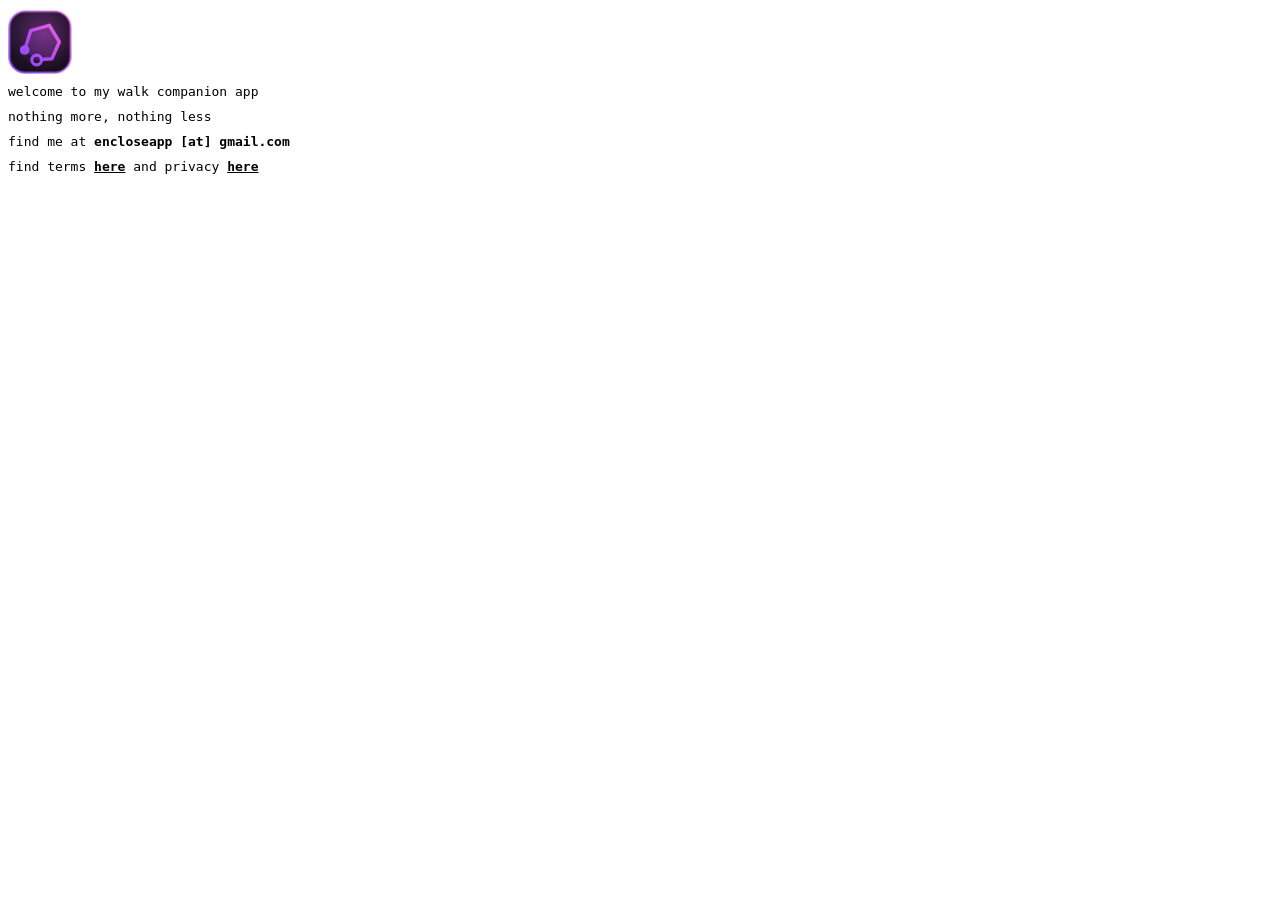
<file: index.html>
<!DOCTYPE html>
<html lang="en">
<head>
<meta charset="utf-8">
<meta name="viewport" content="width=device-width, initial-scale=1">
<title>Enclose — walk companion</title>
<meta name="description" content="Enclose: walk a loop, claim the ground inside it. Works offline; nothing leaves your phone.">
<link rel="icon" href="favicon.ico" sizes="any">
<link rel="icon" href="icon.svg" type="image/svg+xml">
<link rel="apple-touch-icon" href="apple-touch-icon.png">
</head>
<body>
<img src="icon.svg" alt="Enclose" width="64" height="64" style="display: block;margin: 10px 0;">
<pre style="margin: 10px 0;">welcome to my walk companion app</pre>
<pre style="margin: 10px 0;">nothing more, nothing less</pre>
<div style="margin: 10px 0;font-family: monospace;">find me at <b id="email"></b></div>
<div style="margin: 10px 0;font-family: monospace;">find terms <a style="color: black;font-weight: bold;" href="terms.html">here</a> and privacy <a style="color: black;font-weight: bold;" href="privacy.html">here</a></div>
<script>
    const user = "encloseapp";
    const domain = "gmail.com";
    document.getElementById("email").textContent = `${user} [at] ${domain}`;
</script>
</body>
</html>
</file>
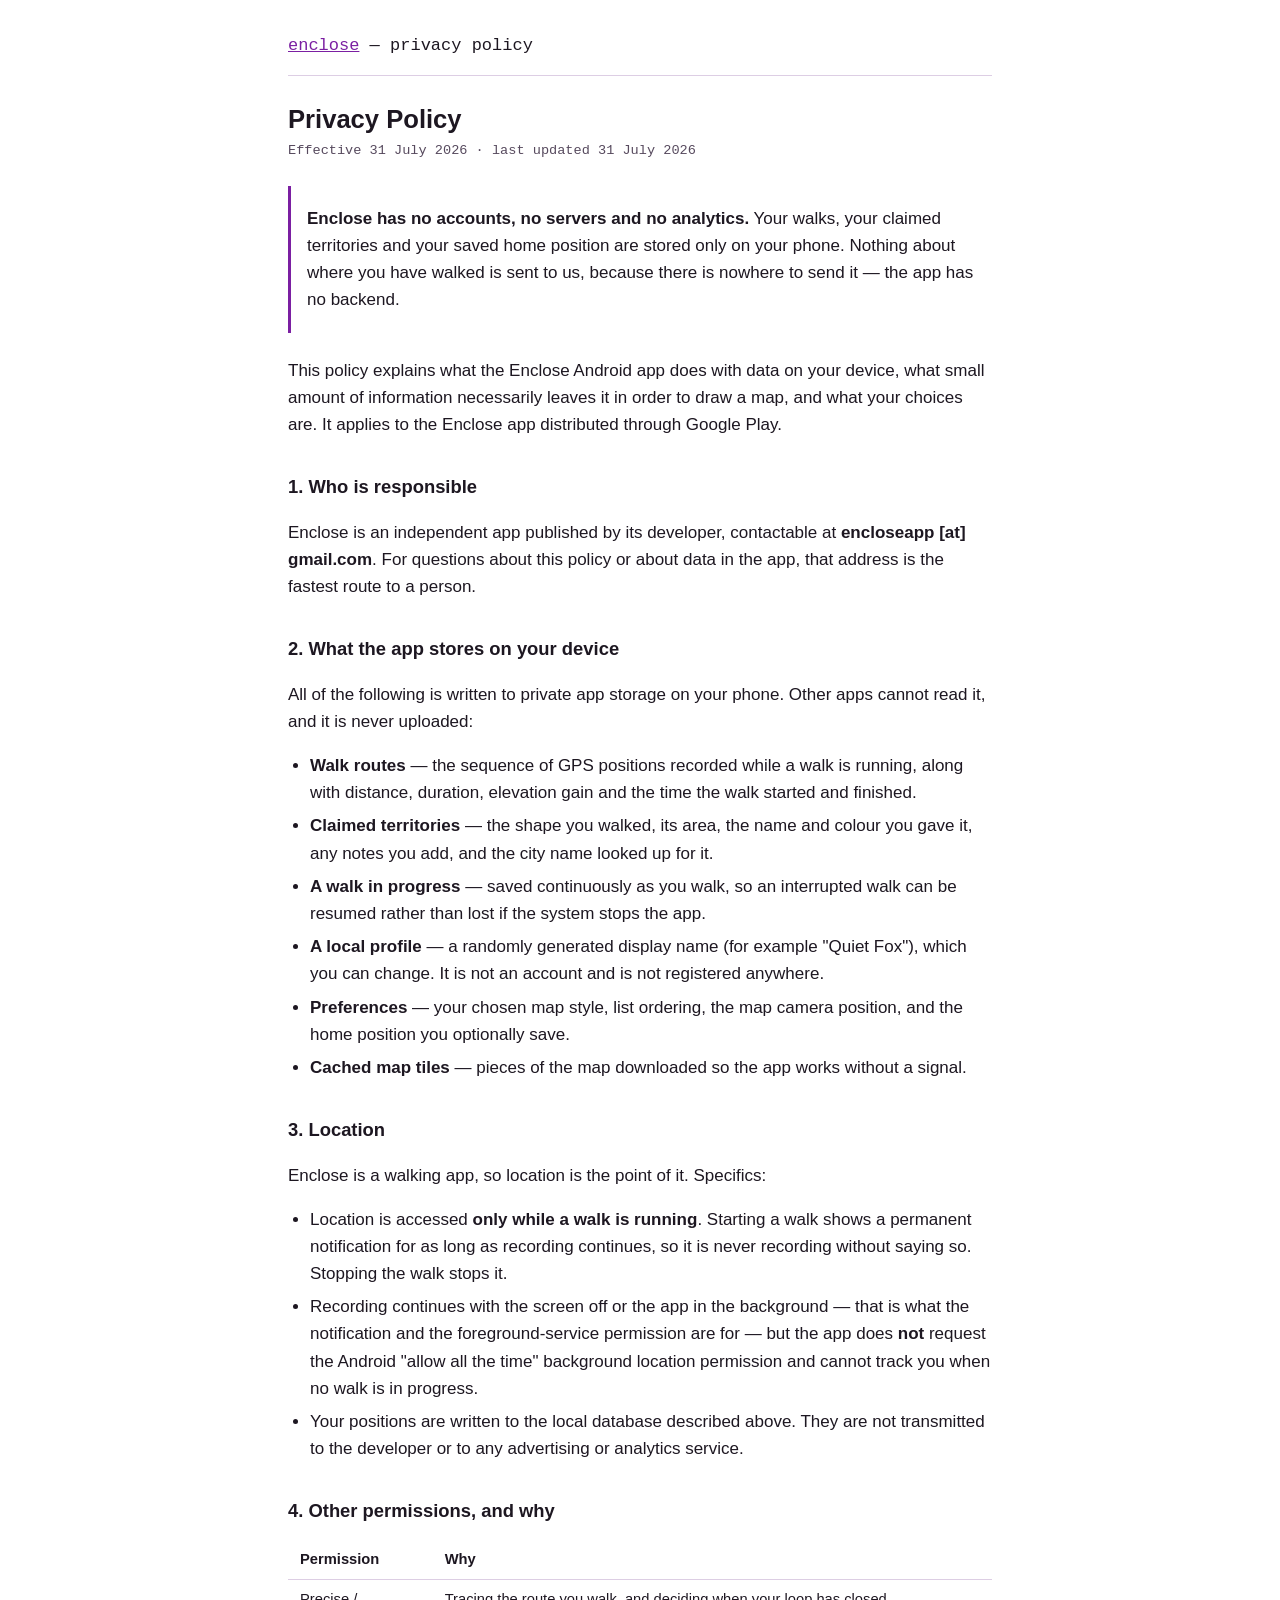
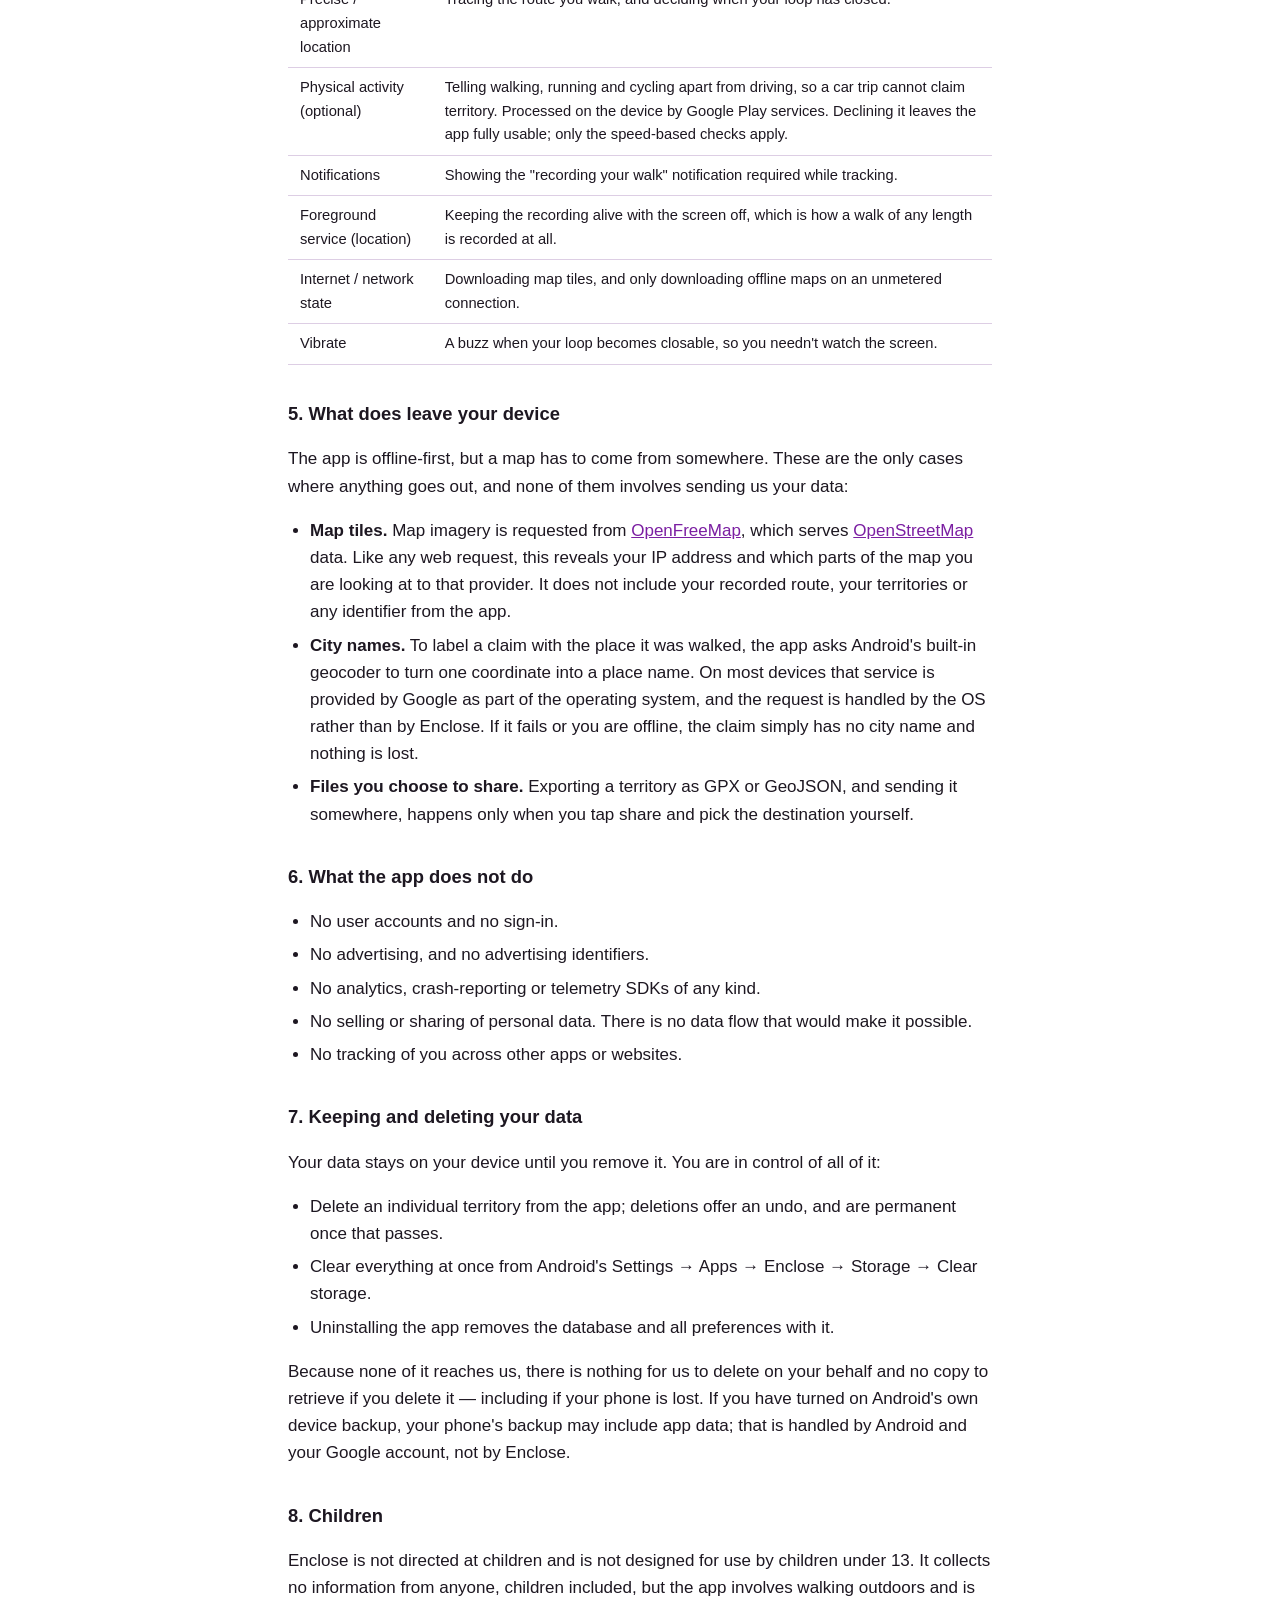
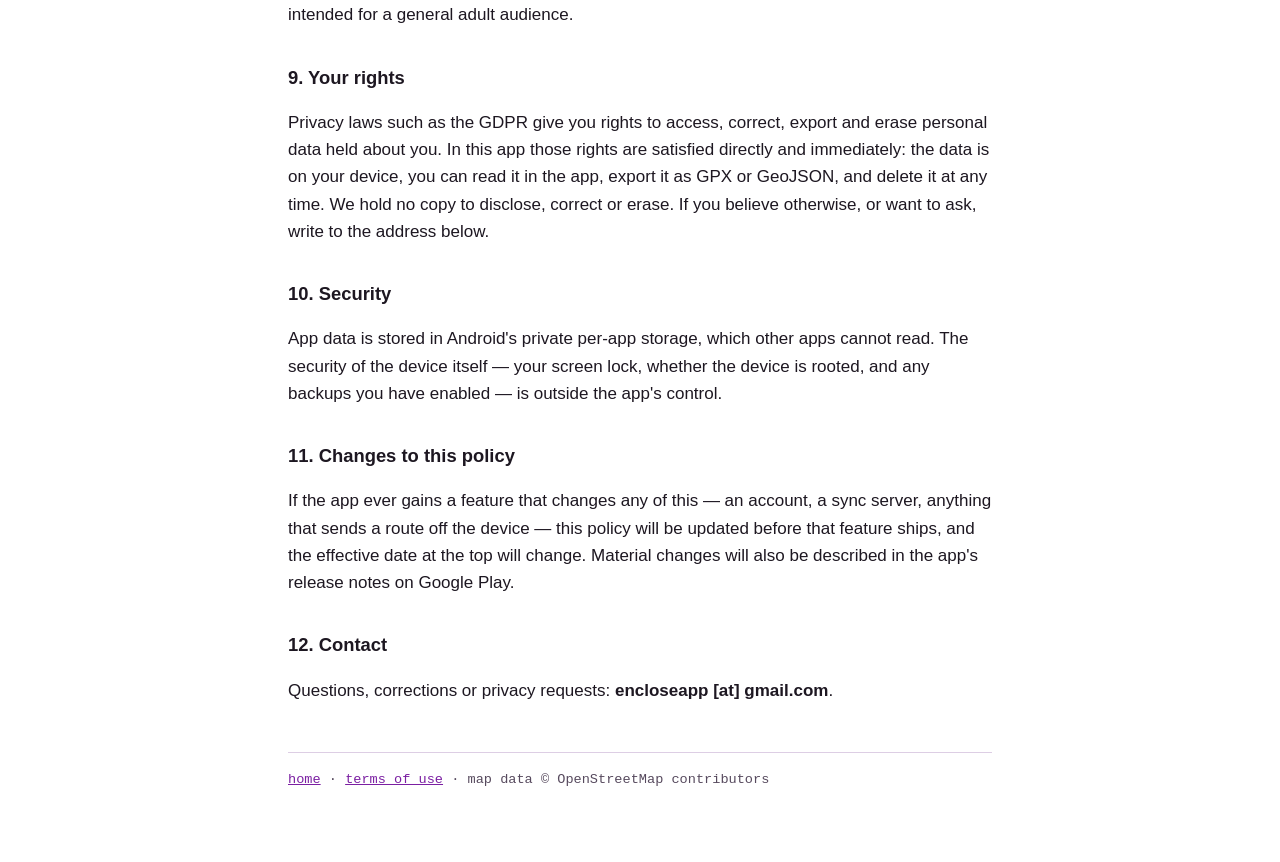
<file: privacy.html>
<!DOCTYPE html>
<html lang="en">
<head>
<meta charset="utf-8">
<meta name="viewport" content="width=device-width, initial-scale=1">
<title>Enclose — Privacy Policy</title>
<link rel="icon" href="favicon.ico" sizes="any">
<link rel="icon" href="icon.svg" type="image/svg+xml">
<link rel="apple-touch-icon" href="apple-touch-icon.png">
<link rel="stylesheet" href="style.css">
</head>
<body>

<header>
    <a href="index.html">enclose</a> — privacy policy
</header>

<h1>Privacy Policy</h1>
<p class="updated">Effective 31 July 2026 · last updated 31 July 2026</p>

<div class="lede">
    <p><strong>Enclose has no accounts, no servers and no analytics.</strong> Your walks,
    your claimed territories and your saved home position are stored only on your
    phone. Nothing about where you have walked is sent to us, because there is
    nowhere to send it — the app has no backend.</p>
</div>

<p>This policy explains what the Enclose Android app does with data on your device,
what small amount of information necessarily leaves it in order to draw a map, and
what your choices are. It applies to the Enclose app distributed through Google
Play.</p>

<h2>1. Who is responsible</h2>
<p>Enclose is an independent app published by its developer, contactable at
<strong>encloseapp [at] gmail.com</strong>. For questions about this policy or about
data in the app, that address is the fastest route to a person.</p>

<h2>2. What the app stores on your device</h2>
<p>All of the following is written to private app storage on your phone. Other apps
cannot read it, and it is never uploaded:</p>
<ul>
    <li><strong>Walk routes</strong> — the sequence of GPS positions recorded while a
        walk is running, along with distance, duration, elevation gain and the time
        the walk started and finished.</li>
    <li><strong>Claimed territories</strong> — the shape you walked, its area, the
        name and colour you gave it, any notes you add, and the city name looked up
        for it.</li>
    <li><strong>A walk in progress</strong> — saved continuously as you walk, so an
        interrupted walk can be resumed rather than lost if the system stops the
        app.</li>
    <li><strong>A local profile</strong> — a randomly generated display name (for
        example "Quiet Fox"), which you can change. It is not an account and is not
        registered anywhere.</li>
    <li><strong>Preferences</strong> — your chosen map style, list ordering, the map
        camera position, and the home position you optionally save.</li>
    <li><strong>Cached map tiles</strong> — pieces of the map downloaded so the app
        works without a signal.</li>
</ul>

<h2>3. Location</h2>
<p>Enclose is a walking app, so location is the point of it. Specifics:</p>
<ul>
    <li>Location is accessed <strong>only while a walk is running</strong>. Starting a
        walk shows a permanent notification for as long as recording continues, so
        it is never recording without saying so. Stopping the walk stops it.</li>
    <li>Recording continues with the screen off or the app in the background — that
        is what the notification and the foreground-service permission are for —
        but the app does <strong>not</strong> request the Android "allow all the
        time" background location permission and cannot track you when no walk is
        in progress.</li>
    <li>Your positions are written to the local database described above. They are
        not transmitted to the developer or to any advertising or analytics
        service.</li>
</ul>

<h2>4. Other permissions, and why</h2>
<div class="table-wrap">
<table>
    <tr><th>Permission</th><th>Why</th></tr>
    <tr>
        <td>Precise / approximate location</td>
        <td>Tracing the route you walk, and deciding when your loop has closed.</td>
    </tr>
    <tr>
        <td>Physical activity (optional)</td>
        <td>Telling walking, running and cycling apart from driving, so a car trip
            cannot claim territory. Processed on the device by Google Play services.
            Declining it leaves the app fully usable; only the speed-based checks
            apply.</td>
    </tr>
    <tr>
        <td>Notifications</td>
        <td>Showing the "recording your walk" notification required while tracking.</td>
    </tr>
    <tr>
        <td>Foreground service (location)</td>
        <td>Keeping the recording alive with the screen off, which is how a walk of
            any length is recorded at all.</td>
    </tr>
    <tr>
        <td>Internet / network state</td>
        <td>Downloading map tiles, and only downloading offline maps on an unmetered
            connection.</td>
    </tr>
    <tr>
        <td>Vibrate</td>
        <td>A buzz when your loop becomes closable, so you needn't watch the screen.</td>
    </tr>
</table>
</div>

<h2>5. What does leave your device</h2>
<p>The app is offline-first, but a map has to come from somewhere. These are the only
cases where anything goes out, and none of them involves sending us your data:</p>
<ul>
    <li><strong>Map tiles.</strong> Map imagery is requested from
        <a href="https://openfreemap.org" rel="noopener">OpenFreeMap</a>, which serves
        <a href="https://www.openstreetmap.org/copyright" rel="noopener">OpenStreetMap</a>
        data. Like any web request, this reveals your IP address and which parts of
        the map you are looking at to that provider. It does not include your
        recorded route, your territories or any identifier from the app.</li>
    <li><strong>City names.</strong> To label a claim with the place it was walked,
        the app asks Android's built-in geocoder to turn one coordinate into a place
        name. On most devices that service is provided by Google as part of the
        operating system, and the request is handled by the OS rather than by
        Enclose. If it fails or you are offline, the claim simply has no city name
        and nothing is lost.</li>
    <li><strong>Files you choose to share.</strong> Exporting a territory as GPX or
        GeoJSON, and sending it somewhere, happens only when you tap share and pick
        the destination yourself.</li>
</ul>

<h2>6. What the app does not do</h2>
<ul>
    <li>No user accounts and no sign-in.</li>
    <li>No advertising, and no advertising identifiers.</li>
    <li>No analytics, crash-reporting or telemetry SDKs of any kind.</li>
    <li>No selling or sharing of personal data. There is no data flow that would
        make it possible.</li>
    <li>No tracking of you across other apps or websites.</li>
</ul>

<h2>7. Keeping and deleting your data</h2>
<p>Your data stays on your device until you remove it. You are in control of all of
it:</p>
<ul>
    <li>Delete an individual territory from the app; deletions offer an undo, and are
        permanent once that passes.</li>
    <li>Clear everything at once from Android's Settings → Apps → Enclose → Storage →
        Clear storage.</li>
    <li>Uninstalling the app removes the database and all preferences with it.</li>
</ul>
<p>Because none of it reaches us, there is nothing for us to delete on your behalf and
no copy to retrieve if you delete it — including if your phone is lost. If you have
turned on Android's own device backup, your phone's backup may include app data;
that is handled by Android and your Google account, not by Enclose.</p>

<h2>8. Children</h2>
<p>Enclose is not directed at children and is not designed for use by children under
13. It collects no information from anyone, children included, but the app involves
walking outdoors and is intended for a general adult audience.</p>

<h2>9. Your rights</h2>
<p>Privacy laws such as the GDPR give you rights to access, correct, export and erase
personal data held about you. In this app those rights are satisfied directly and
immediately: the data is on your device, you can read it in the app, export it as
GPX or GeoJSON, and delete it at any time. We hold no copy to disclose, correct or
erase. If you believe otherwise, or want to ask, write to the address below.</p>

<h2>10. Security</h2>
<p>App data is stored in Android's private per-app storage, which other apps cannot
read. The security of the device itself — your screen lock, whether the device is
rooted, and any backups you have enabled — is outside the app's control.</p>

<h2>11. Changes to this policy</h2>
<p>If the app ever gains a feature that changes any of this — an account, a sync
server, anything that sends a route off the device — this policy will be updated
before that feature ships, and the effective date at the top will change. Material
changes will also be described in the app's release notes on Google Play.</p>

<h2>12. Contact</h2>
<p>Questions, corrections or privacy requests: <strong>encloseapp [at] gmail.com</strong>.</p>

<footer>
    <a href="index.html">home</a> · <a href="terms.html">terms of use</a> ·
    map data © OpenStreetMap contributors
</footer>

</body>
</html>
</file>
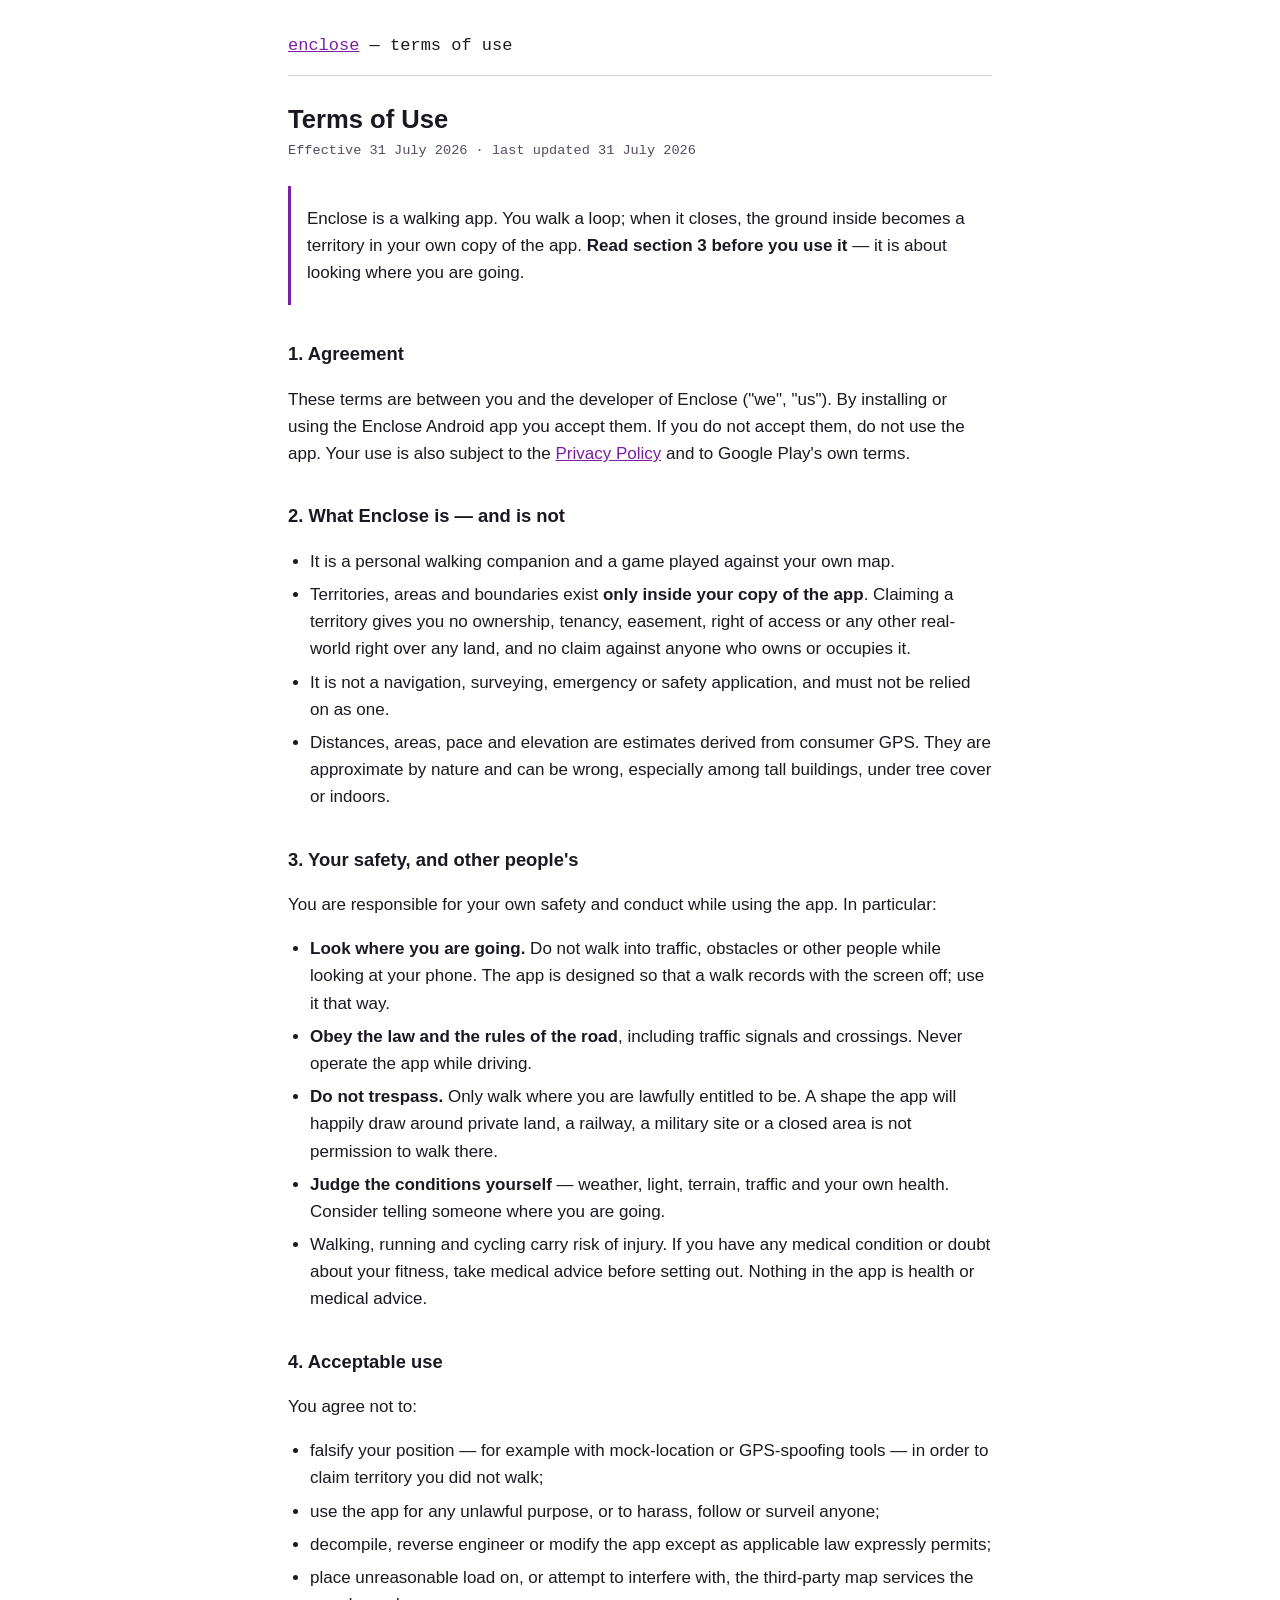
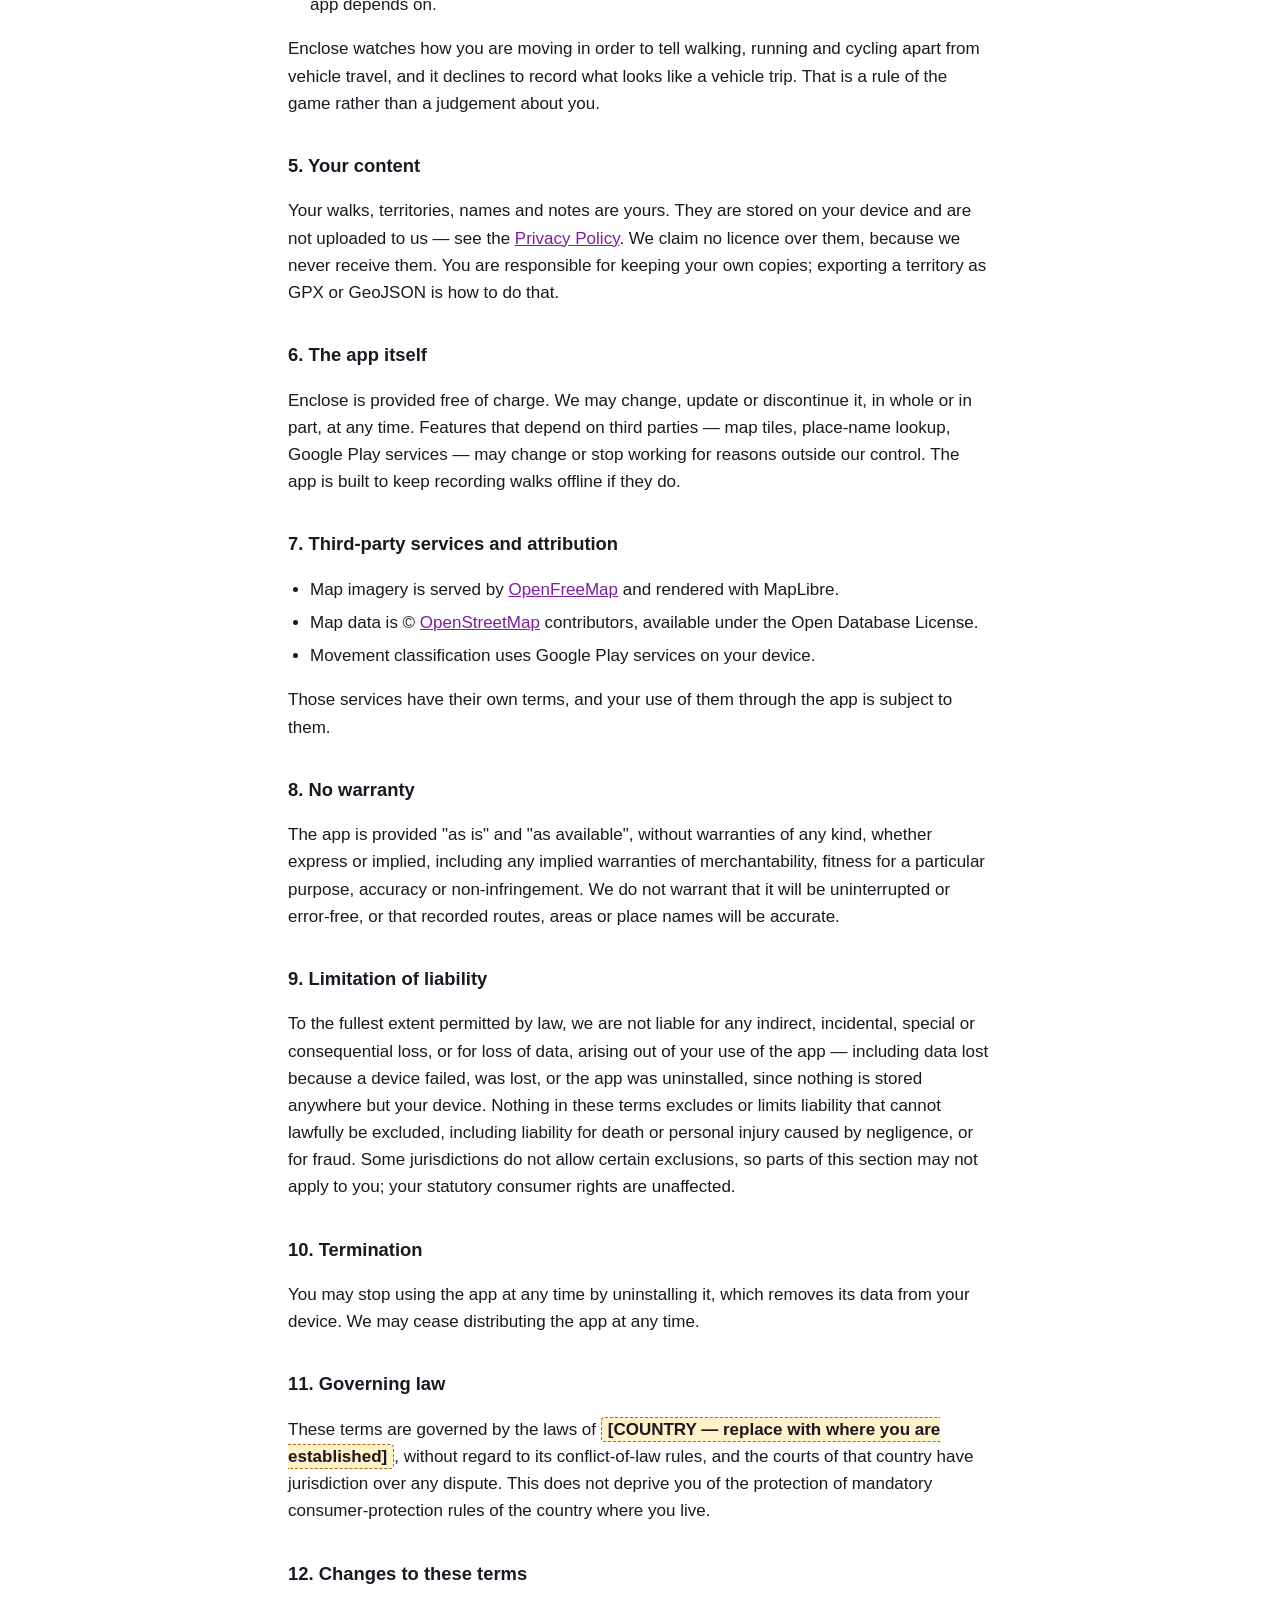
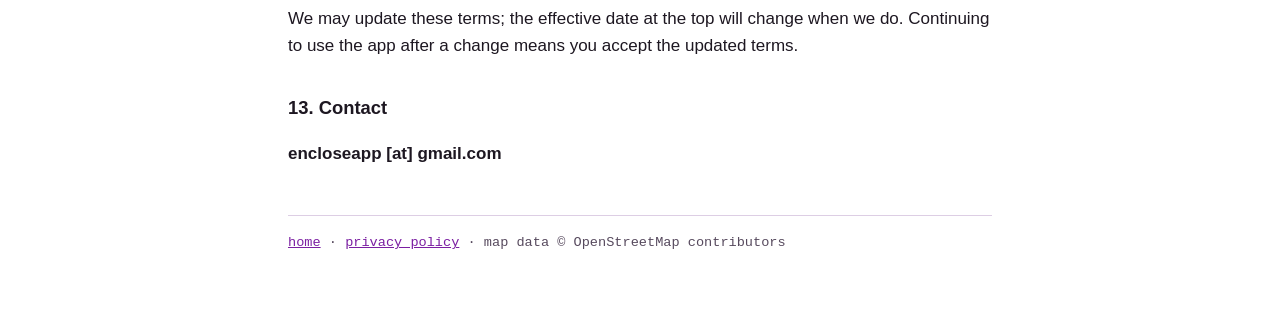
<file: terms.html>
<!DOCTYPE html>
<html lang="en">
<head>
<meta charset="utf-8">
<meta name="viewport" content="width=device-width, initial-scale=1">
<title>Enclose — Terms of Use</title>
<link rel="icon" href="favicon.ico" sizes="any">
<link rel="icon" href="icon.svg" type="image/svg+xml">
<link rel="apple-touch-icon" href="apple-touch-icon.png">
<link rel="stylesheet" href="style.css">
</head>
<body>

<header>
    <a href="index.html">enclose</a> — terms of use
</header>

<h1>Terms of Use</h1>
<p class="updated">Effective 31 July 2026 · last updated 31 July 2026</p>

<div class="lede">
    <p>Enclose is a walking app. You walk a loop; when it closes, the ground inside
    becomes a territory in your own copy of the app. <strong>Read section 3 before
    you use it</strong> — it is about looking where you are going.</p>
</div>

<h2>1. Agreement</h2>
<p>These terms are between you and the developer of Enclose ("we", "us"). By
installing or using the Enclose Android app you accept them. If you do not accept
them, do not use the app. Your use is also subject to the
<a href="privacy.html">Privacy Policy</a> and to Google Play's own terms.</p>

<h2>2. What Enclose is — and is not</h2>
<ul>
    <li>It is a personal walking companion and a game played against your own map.</li>
    <li>Territories, areas and boundaries exist <strong>only inside your copy of the
        app</strong>. Claiming a territory gives you no ownership, tenancy, easement,
        right of access or any other real-world right over any land, and no claim
        against anyone who owns or occupies it.</li>
    <li>It is not a navigation, surveying, emergency or safety application, and must
        not be relied on as one.</li>
    <li>Distances, areas, pace and elevation are estimates derived from consumer GPS.
        They are approximate by nature and can be wrong, especially among tall
        buildings, under tree cover or indoors.</li>
</ul>

<h2>3. Your safety, and other people's</h2>
<p>You are responsible for your own safety and conduct while using the app. In
particular:</p>
<ul>
    <li><strong>Look where you are going.</strong> Do not walk into traffic, obstacles
        or other people while looking at your phone. The app is designed so that a
        walk records with the screen off; use it that way.</li>
    <li><strong>Obey the law and the rules of the road</strong>, including traffic
        signals and crossings. Never operate the app while driving.</li>
    <li><strong>Do not trespass.</strong> Only walk where you are lawfully entitled to
        be. A shape the app will happily draw around private land, a railway, a
        military site or a closed area is not permission to walk there.</li>
    <li><strong>Judge the conditions yourself</strong> — weather, light, terrain,
        traffic and your own health. Consider telling someone where you are going.</li>
    <li>Walking, running and cycling carry risk of injury. If you have any medical
        condition or doubt about your fitness, take medical advice before setting
        out. Nothing in the app is health or medical advice.</li>
</ul>

<h2>4. Acceptable use</h2>
<p>You agree not to:</p>
<ul>
    <li>falsify your position — for example with mock-location or GPS-spoofing tools
        — in order to claim territory you did not walk;</li>
    <li>use the app for any unlawful purpose, or to harass, follow or surveil anyone;</li>
    <li>decompile, reverse engineer or modify the app except as applicable law
        expressly permits;</li>
    <li>place unreasonable load on, or attempt to interfere with, the third-party map
        services the app depends on.</li>
</ul>
<p>Enclose watches how you are moving in order to tell walking, running and cycling
apart from vehicle travel, and it declines to record what looks like a vehicle trip.
That is a rule of the game rather than a judgement about you.</p>

<h2>5. Your content</h2>
<p>Your walks, territories, names and notes are yours. They are stored on your device
and are not uploaded to us — see the <a href="privacy.html">Privacy Policy</a>. We
claim no licence over them, because we never receive them. You are responsible for
keeping your own copies; exporting a territory as GPX or GeoJSON is how to do that.</p>

<h2>6. The app itself</h2>
<p>Enclose is provided free of charge. We may change, update or discontinue it, in
whole or in part, at any time. Features that depend on third parties — map tiles,
place-name lookup, Google Play services — may change or stop working for reasons
outside our control. The app is built to keep recording walks offline if they do.</p>

<h2>7. Third-party services and attribution</h2>
<ul>
    <li>Map imagery is served by <a href="https://openfreemap.org" rel="noopener">OpenFreeMap</a>
        and rendered with MapLibre.</li>
    <li>Map data is © <a href="https://www.openstreetmap.org/copyright" rel="noopener">OpenStreetMap</a>
        contributors, available under the Open Database License.</li>
    <li>Movement classification uses Google Play services on your device.</li>
</ul>
<p>Those services have their own terms, and your use of them through the app is
subject to them.</p>

<h2>8. No warranty</h2>
<p>The app is provided "as is" and "as available", without warranties of any kind,
whether express or implied, including any implied warranties of merchantability,
fitness for a particular purpose, accuracy or non-infringement. We do not warrant
that it will be uninterrupted or error-free, or that recorded routes, areas or place
names will be accurate.</p>

<h2>9. Limitation of liability</h2>
<p>To the fullest extent permitted by law, we are not liable for any indirect,
incidental, special or consequential loss, or for loss of data, arising out of your
use of the app — including data lost because a device failed, was lost, or the app
was uninstalled, since nothing is stored anywhere but your device. Nothing in these
terms excludes or limits liability that cannot lawfully be excluded, including
liability for death or personal injury caused by negligence, or for fraud. Some
jurisdictions do not allow certain exclusions, so parts of this section may not
apply to you; your statutory consumer rights are unaffected.</p>

<h2>10. Termination</h2>
<p>You may stop using the app at any time by uninstalling it, which removes its data
from your device. We may cease distributing the app at any time.</p>

<h2>11. Governing law</h2>
<p>These terms are governed by the laws of
<span class="fixme">[COUNTRY — replace with where you are established]</span>,
without regard to its conflict-of-law rules, and the courts of that country have
jurisdiction over any dispute. This does not deprive you of the protection of
mandatory consumer-protection rules of the country where you live.</p>

<h2>12. Changes to these terms</h2>
<p>We may update these terms; the effective date at the top will change when we do.
Continuing to use the app after a change means you accept the updated terms.</p>

<h2>13. Contact</h2>
<p><strong>encloseapp [at] gmail.com</strong></p>

<footer>
    <a href="index.html">home</a> · <a href="privacy.html">privacy policy</a> ·
    map data © OpenStreetMap contributors
</footer>

</body>
</html>
</file>
<file: style.css>
/* Shared look for the long-form pages. The landing page keeps its own bare
   monospace styling; these echo it in the header and then switch to a reading
   face, because a page of terms set entirely in monospace doesn't get read. */

:root {
    color-scheme: light dark;
    --ink: #1d1721;
    --muted: #574a5e;
    --rule: #ddcee4;
    --bg: #ffffff;
    --brand: #7b1fa2;
}

@media (prefers-color-scheme: dark) {
    :root {
        --ink: #ece0f0;
        --muted: #b6a8bd;
        --rule: #3a3040;
        --bg: #16121a;
        --brand: #c286dc;
    }
}

body {
    margin: 0 auto;
    padding: 32px 20px 72px;
    max-width: 44rem;
    background: var(--bg);
    color: var(--ink);
    font-family: -apple-system, BlinkMacSystemFont, "Segoe UI", Roboto, Helvetica, Arial, sans-serif;
    font-size: 17px;
    line-height: 1.6;
}

header {
    font-family: ui-monospace, SFMono-Regular, Menlo, Consolas, monospace;
    border-bottom: 1px solid var(--rule);
    padding-bottom: 16px;
    margin-bottom: 28px;
}

header a { color: var(--brand); }

h1 { font-size: 1.6rem; line-height: 1.25; margin: 0 0 4px; }
h2 { font-size: 1.15rem; margin: 34px 0 8px; }
h3 { font-size: 1rem; margin: 22px 0 6px; }

.updated {
    font-family: ui-monospace, SFMono-Regular, Menlo, Consolas, monospace;
    font-size: 0.85rem;
    color: var(--muted);
    margin: 0;
}

.lede {
    border-left: 3px solid var(--brand);
    padding: 2px 0 2px 16px;
    margin: 24px 0;
}

a { color: var(--brand); }
ul { padding-left: 22px; }
li { margin: 6px 0; }
code { font-size: 0.9em; }

/* Wide content has to scroll inside its own box rather than the page. */
.table-wrap { overflow-x: auto; margin: 14px 0; }

table { border-collapse: collapse; width: 100%; font-size: 0.92rem; }
th, td { text-align: left; padding: 8px 12px; border-bottom: 1px solid var(--rule); vertical-align: top; }
th { font-weight: 600; }

footer {
    margin-top: 48px;
    padding-top: 16px;
    border-top: 1px solid var(--rule);
    font-family: ui-monospace, SFMono-Regular, Menlo, Consolas, monospace;
    font-size: 0.85rem;
    color: var(--muted);
}

.fixme {
    background: rgba(255, 193, 7, 0.22);
    border: 1px dashed #b06a16;
    padding: 2px 6px;
    border-radius: 4px;
    font-weight: 600;
}
</file>
